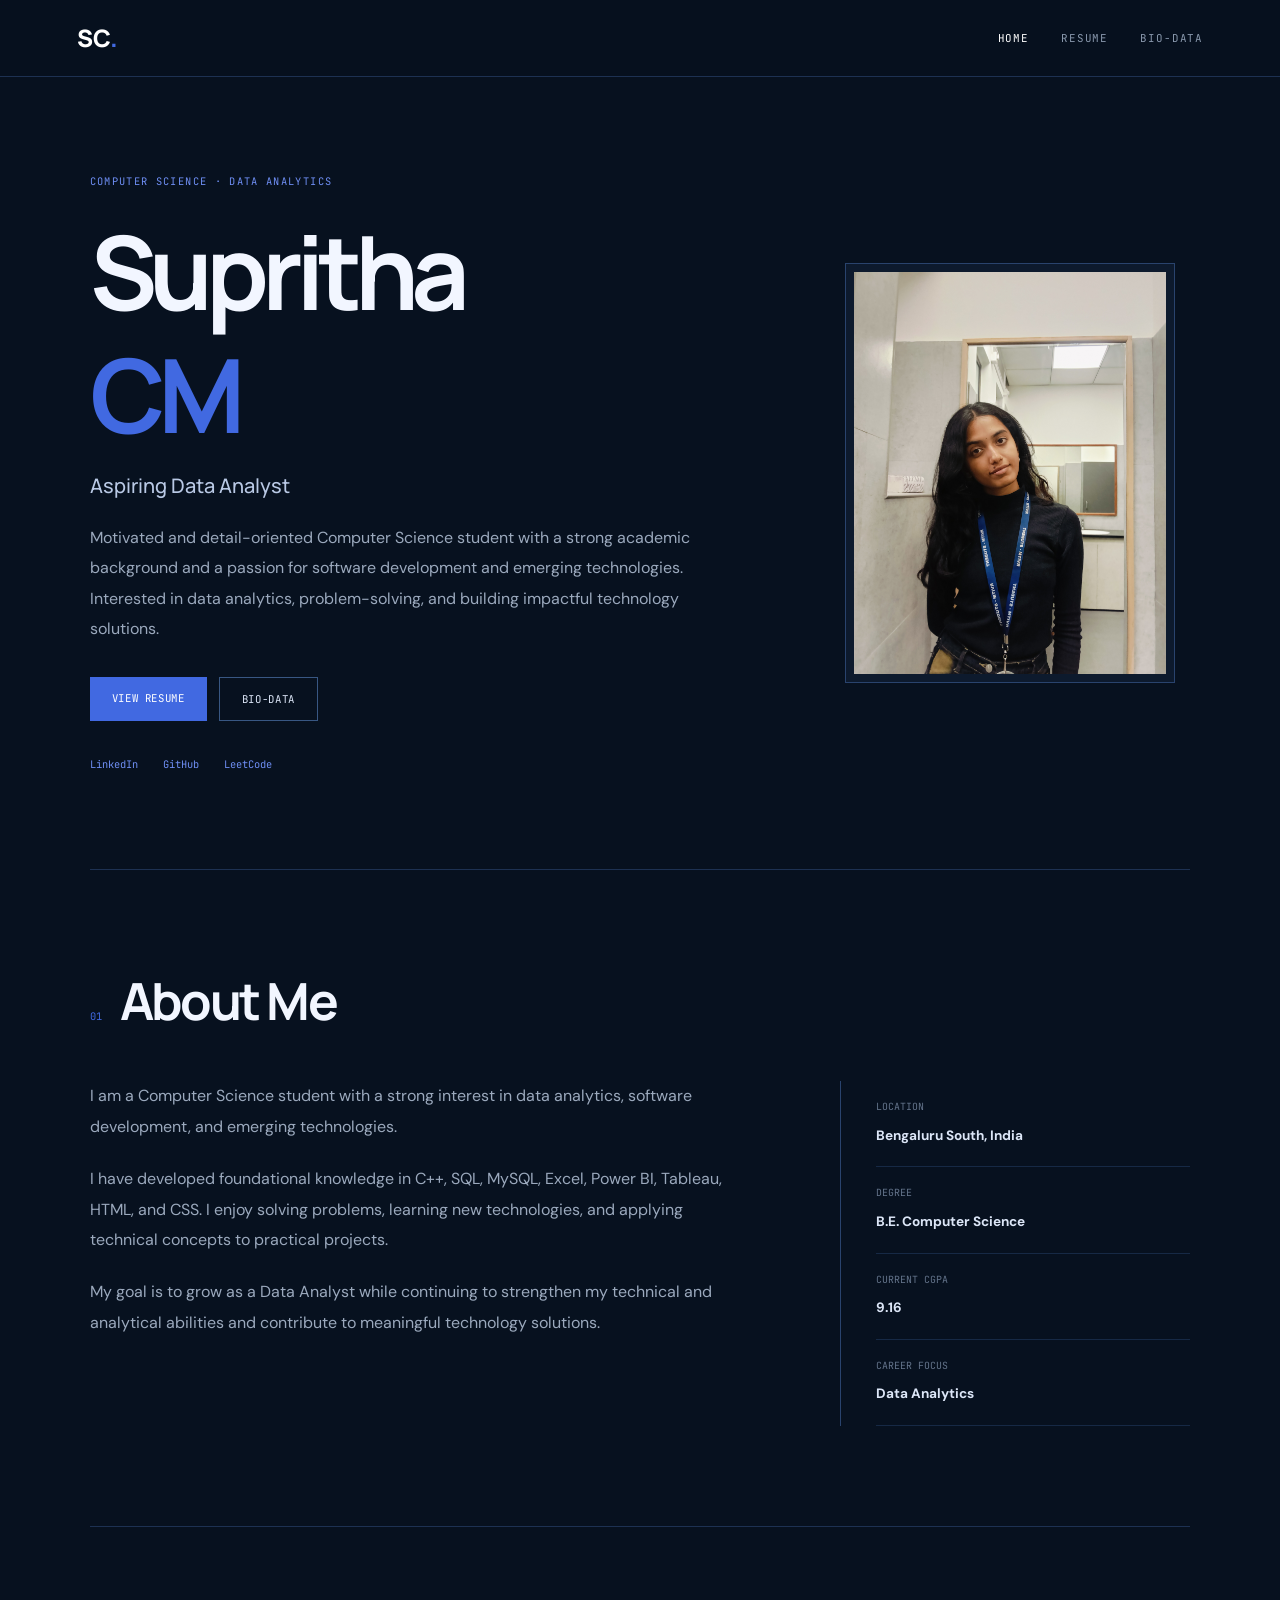
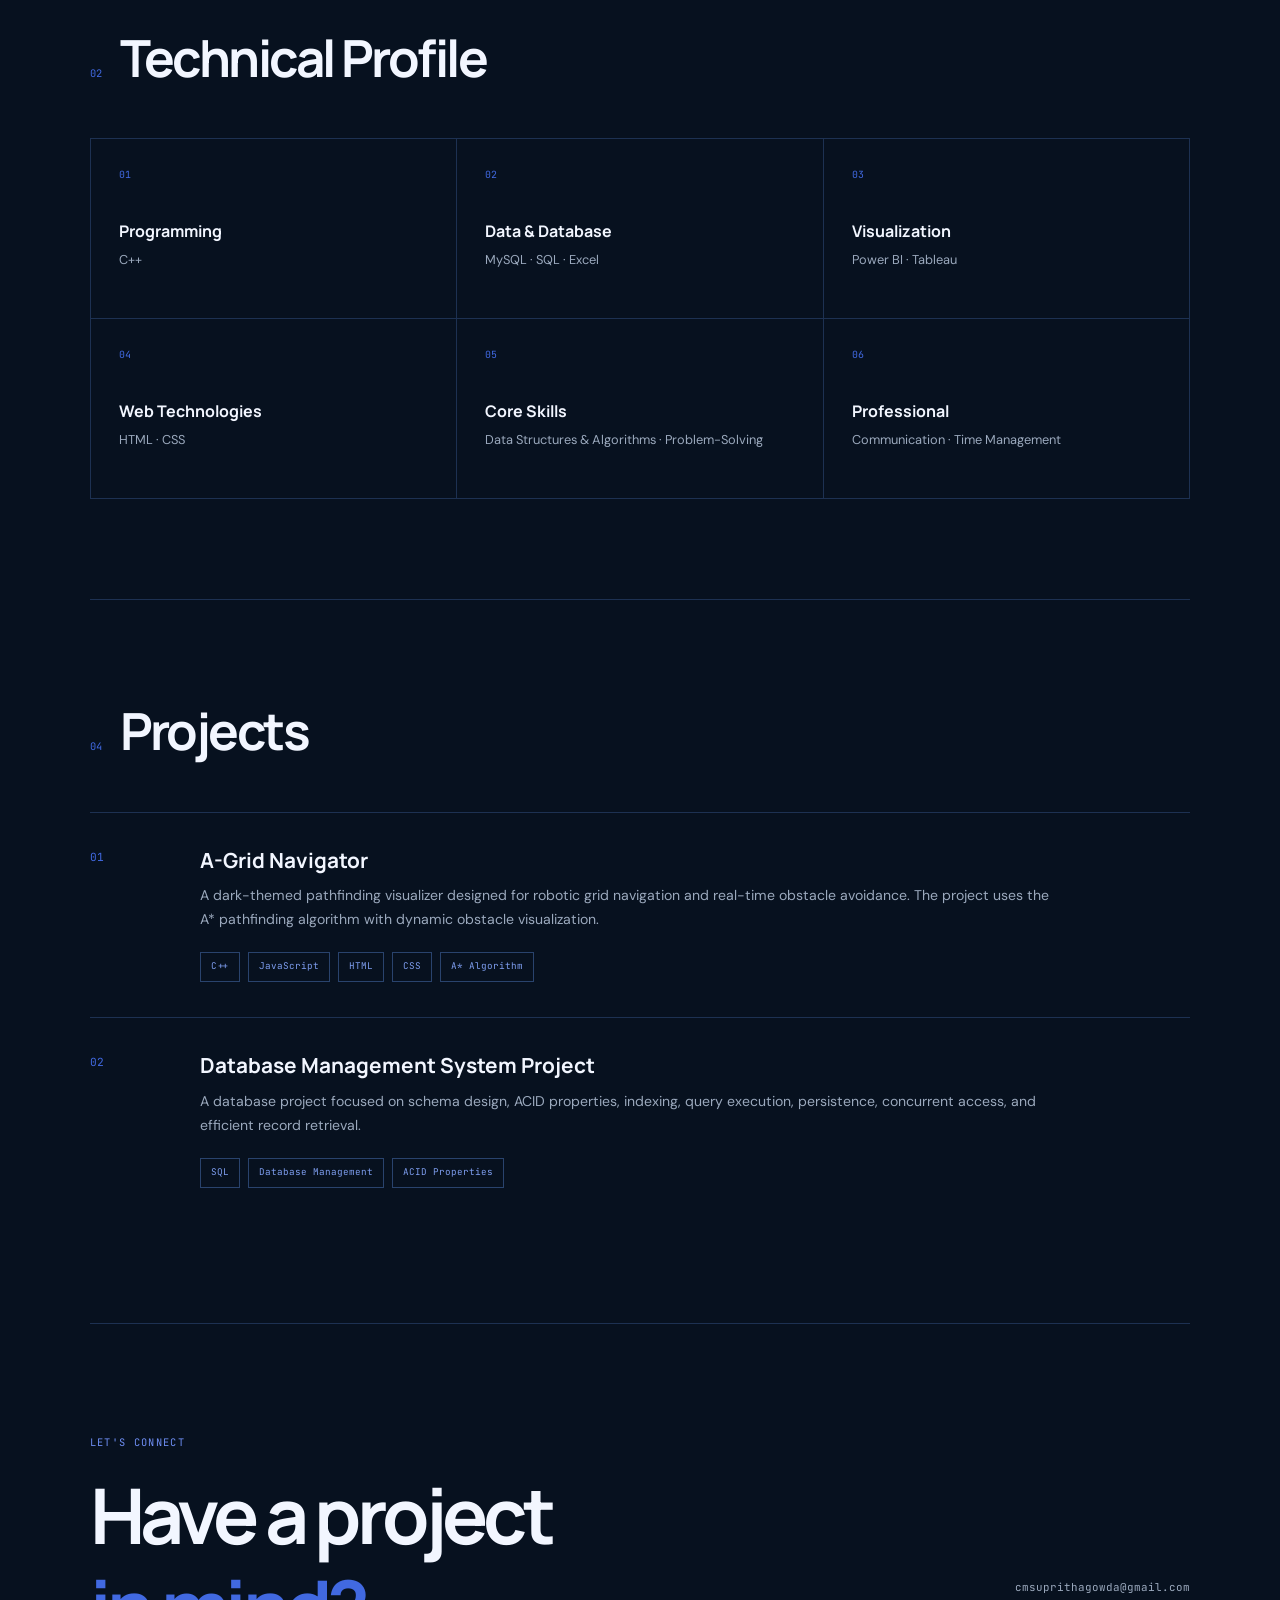
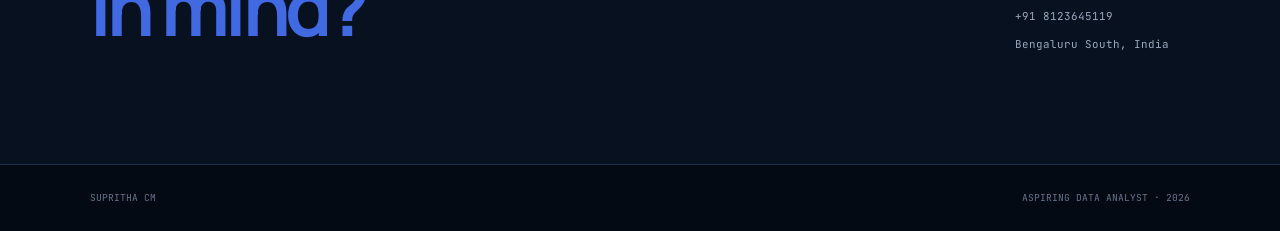
<file: index.html>
<!DOCTYPE html>
<html lang="en">
<head>
    <meta charset="UTF-8">
    <meta name="viewport" content="width=device-width, initial-scale=1.0">
    <title>Supritha CM | Portfolio</title>
    <link rel="stylesheet" href="style.css">
</head>

<body>

<header class="navbar">
    <div class="nav-container">
        <a href="index.html" class="logo">SC<span>.</span></a>

        <nav>
            <a href="index.html" class="active">Home</a>
            <a href="resume.html">Resume</a>
            <a href="biodata.html">Bio-data</a>
        </nav>
    </div>
</header>


<main>

    <section class="intro">

        <div class="intro-text">
            <p class="small-label">COMPUTER SCIENCE · DATA ANALYTICS</p>

            <h1>
                Supritha<br>
                <span>CM</span>
            </h1>

            <h2>Aspiring Data Analyst</h2>

            <p class="intro-description">
                Motivated and detail-oriented Computer Science student with a
                strong academic background and a passion for software development
                and emerging technologies. Interested in data analytics,
                problem-solving, and building impactful technology solutions.
            </p>

            <div class="intro-buttons">
                <a href="resume.html" class="blue-button">View Resume</a>
                <a href="biodata.html" class="outline-button">Bio-data</a>
            </div>

            <div class="social-links">
                <a href="https://linkedin.com/in/supritha-c-m-data-analyst-genai-enthusiast" target="_blank">LinkedIn</a>
                <a href="https://github.com/SuprithaCM" target="_blank">GitHub</a>
                <a href="https://leetcode.com/u/Supritha_CM" target="_blank">LeetCode</a>
            </div>
        </div>

        <div class="intro-photo">
            <div class="photo-frame">
                <img src="profile.jpg" alt="Supritha CM">
            </div>
        </div>

    </section>


    <section class="about-section">

        <div class="section-heading">
            <span>01</span>
            <h2>About Me</h2>
        </div>

        <div class="about-content">

            <div class="about-main">
                <p>
                    I am a Computer Science student with a strong interest in
                    data analytics, software development, and emerging
                    technologies.
                </p>

                <p>
                    I have developed foundational knowledge in C++, SQL, MySQL,
                    Excel, Power BI, Tableau, HTML, and CSS. I enjoy solving
                    problems, learning new technologies, and applying technical
                    concepts to practical projects.
                </p>

                <p>
                    My goal is to grow as a Data Analyst while continuing to
                    strengthen my technical and analytical abilities and
                    contribute to meaningful technology solutions.
                </p>
            </div>

            <div class="about-details">

                <div>
                    <span>Location</span>
                    <strong>Bengaluru South, India</strong>
                </div>

                <div>
                    <span>Degree</span>
                    <strong>B.E. Computer Science</strong>
                </div>

                <div>
                    <span>Current CGPA</span>
                    <strong>9.16</strong>
                </div>

                <div>
                    <span>Career Focus</span>
                    <strong>Data Analytics</strong>
                </div>

            </div>

        </div>

    </section>


    <section class="skills-section">

        <div class="section-heading">
            <span>02</span>
            <h2>Technical Profile</h2>
        </div>

        <div class="skills-layout">

            <div class="skill-column">
                <p class="skill-number">01</p>
                <h3>Programming</h3>
                <p>C++</p>
            </div>

            <div class="skill-column">
                <p class="skill-number">02</p>
                <h3>Data & Database</h3>
                <p>MySQL · SQL · Excel</p>
            </div>

            <div class="skill-column">
                <p class="skill-number">03</p>
                <h3>Visualization</h3>
                <p>Power BI · Tableau</p>
            </div>

            <div class="skill-column">
                <p class="skill-number">04</p>
                <h3>Web Technologies</h3>
                <p>HTML · CSS</p>
            </div>

            <div class="skill-column">
                <p class="skill-number">05</p>
                <h3>Core Skills</h3>
                <p>Data Structures & Algorithms · Problem-Solving</p>
            </div>

            <div class="skill-column">
                <p class="skill-number">06</p>
                <h3>Professional</h3>
                <p>Communication · Time Management</p>
            </div>

        </div>

    </section>


   


    <section class="projects-section">

        <div class="section-heading">
            <span>04</span>
            <h2>Projects</h2>
        </div>

        <div class="project-list">

            <article class="project-card">

                <div class="project-index">01</div>

                <div class="project-content">
                    <h3>A-Grid Navigator</h3>

                    <p>
                        A dark-themed pathfinding visualizer designed for
                        robotic grid navigation and real-time obstacle
                        avoidance. The project uses the A* pathfinding
                        algorithm with dynamic obstacle visualization.
                    </p>

                    <div class="project-tech">
                        <span>C++</span>
                        <span>JavaScript</span>
                        <span>HTML</span>
                        <span>CSS</span>
                        <span>A* Algorithm</span>
                    </div>
                </div>

            </article>


            <article class="project-card">

                <div class="project-index">02</div>

                <div class="project-content">
                    <h3>Database Management System Project</h3>

                    <p>
                        A database project focused on schema design, ACID
                        properties, indexing, query execution, persistence,
                        concurrent access, and efficient record retrieval.
                    </p>

                    <div class="project-tech">
                        <span>SQL</span>
                        <span>Database Management</span>
                        <span>ACID Properties</span>
                    </div>
                </div>

            </article>

        </div>

    </section>


    


    <section class="contact-section">

        <div>
            <p class="small-label">LET'S CONNECT</p>
            <h2>Have a project<br><span>in mind?</span></h2>
        </div>

        <div class="contact-details">
            <a href="mailto:cmsuprithagowda@gmail.com">
                cmsuprithagowda@gmail.com
            </a>

            <a href="tel:+918123645119">
                +91 8123645119
            </a>

            <span>Bengaluru South, India</span>
        </div>

    </section>

</main>


<footer>
    <p>SUPRITHA CM</p>
    <p>ASPIRING DATA ANALYST · 2026</p>
</footer>

<script src="script.js"></script>

</body>
</html>
</file>
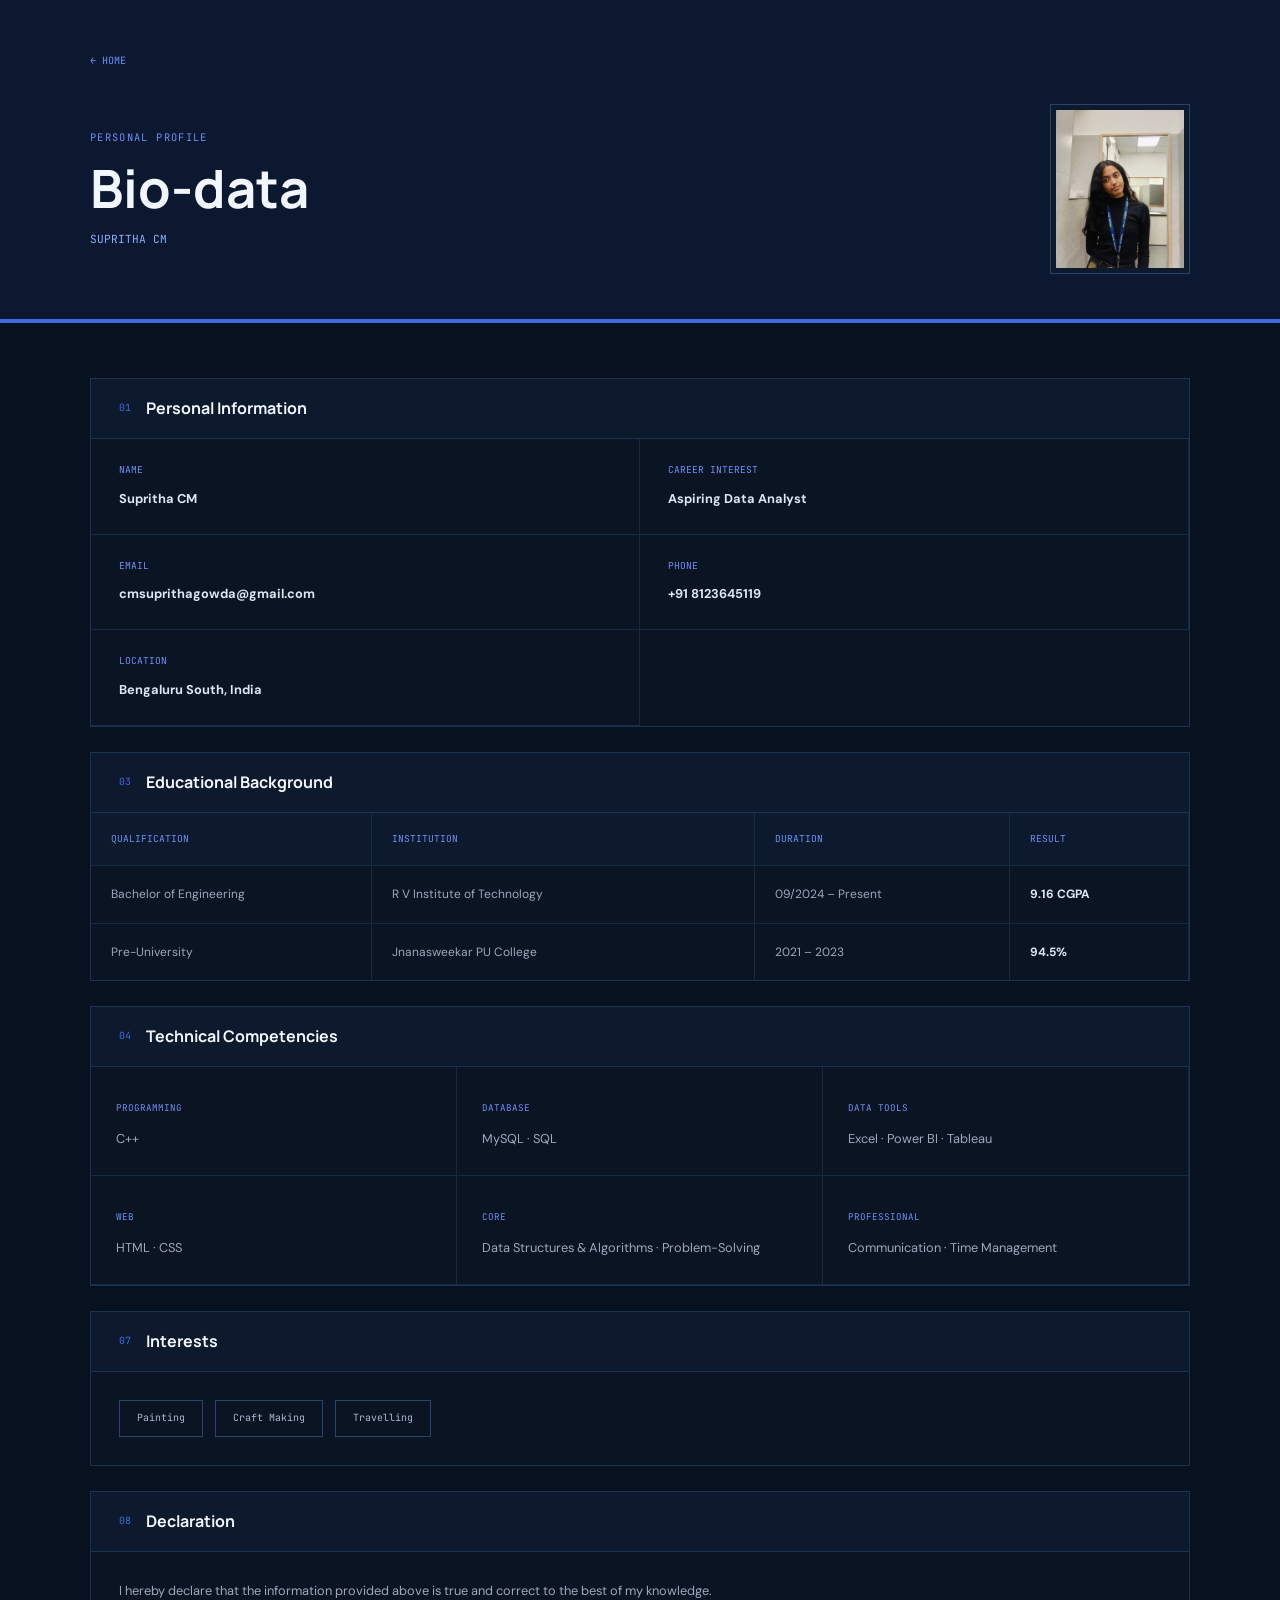
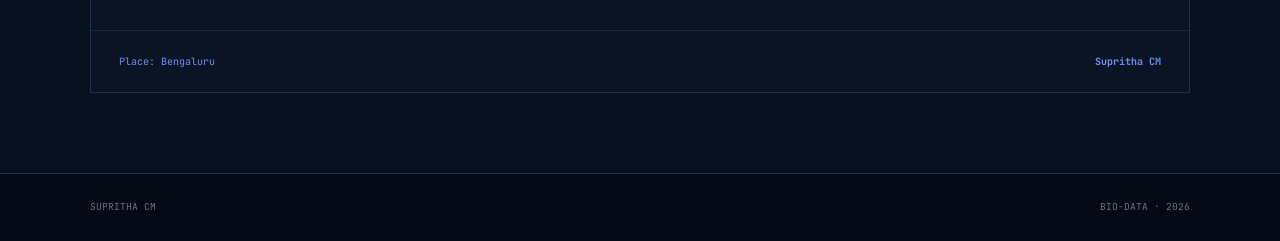
<file: biodata.html>
<!DOCTYPE html>
<html lang="en">
<head>
    <meta charset="UTF-8">
    <meta name="viewport" content="width=device-width, initial-scale=1.0">
    <title>Supritha CM | Bio-data</title>
    <link rel="stylesheet" href="style.css">
</head>

<body>

<header class="document-header biodata-header">

    <div class="document-container">

        <a href="index.html" class="back-link">← HOME</a>

        <div class="bio-title">
            <div>
                <p class="small-label">PERSONAL PROFILE</p>
                <h1>Bio-data</h1>
                <p>Supritha CM</p>
            </div>

            <div class="bio-photo">
                <img src="profile.jpg" alt="Supritha CM">
            </div>
        </div>

    </div>

</header>


<main class="document-container biodata-document">

    <section class="bio-block">

        <div class="bio-block-title">
            <span>01</span>
            <h2>Personal Information</h2>
        </div>

        <div class="personal-grid">

            <div>
                <span>Name</span>
                <strong>Supritha CM</strong>
            </div>

            <div>
                <span>Career Interest</span>
                <strong>Aspiring Data Analyst</strong>
            </div>

            <div>
                <span>Email</span>
                <strong>cmsuprithagowda@gmail.com</strong>
            </div>

            <div>
                <span>Phone</span>
                <strong>+91 8123645119</strong>
            </div>

            <div>
                <span>Location</span>
                <strong>Bengaluru South, India</strong>
            </div>

        </div>

    </section>


    


    <section class="bio-block">

        <div class="bio-block-title">
            <span>03</span>
            <h2>Educational Background</h2>
        </div>

        <div class="education-table">

            <div class="table-head">
                <span>Qualification</span>
                <span>Institution</span>
                <span>Duration</span>
                <span>Result</span>
            </div>

            <div class="table-row">
                <span>Bachelor of Engineering</span>
                <span>R V Institute of Technology</span>
                <span>09/2024 – Present</span>
                <strong>9.16 CGPA</strong>
            </div>

            <div class="table-row">
                <span>Pre-University</span>
                <span>Jnanasweekar PU College</span>
                <span>2021 – 2023</span>
                <strong>94.5%</strong>
            </div>

        </div>

    </section>


    <section class="bio-block">

        <div class="bio-block-title">
            <span>04</span>
            <h2>Technical Competencies</h2>
        </div>

        <div class="competency-list">

            <div>
                <span>PROGRAMMING</span>
                <p>C++</p>
            </div>

            <div>
                <span>DATABASE</span>
                <p>MySQL · SQL</p>
            </div>

            <div>
                <span>DATA TOOLS</span>
                <p>Excel · Power BI · Tableau</p>
            </div>

            <div>
                <span>WEB</span>
                <p>HTML · CSS</p>
            </div>

            <div>
                <span>CORE</span>
                <p>Data Structures & Algorithms · Problem-Solving</p>
            </div>

            <div>
                <span>PROFESSIONAL</span>
                <p>Communication · Time Management</p>
            </div>

        </div>

    </section>


    


    

   


    <section class="bio-block">

        <div class="bio-block-title">
            <span>07</span>
            <h2>Interests</h2>
        </div>

        <div class="interest-tags">
            <span>Painting</span>
            <span>Craft Making</span>
            <span>Travelling</span>
        </div>

    </section>


    <section class="bio-block declaration">

        <div class="bio-block-title">
            <span>08</span>
            <h2>Declaration</h2>
        </div>

        <p>
            I hereby declare that the information provided above is true and
            correct to the best of my knowledge.
        </p>

        <div class="declaration-sign">
            <span>Place: Bengaluru</span>
            <strong>Supritha CM</strong>
        </div>

    </section>

</main>


<footer>
    <p>SUPRITHA CM</p>
    <p>BIO-DATA · 2026</p>
</footer>

<script src="script.js"></script>

</body>
</html>
</file>
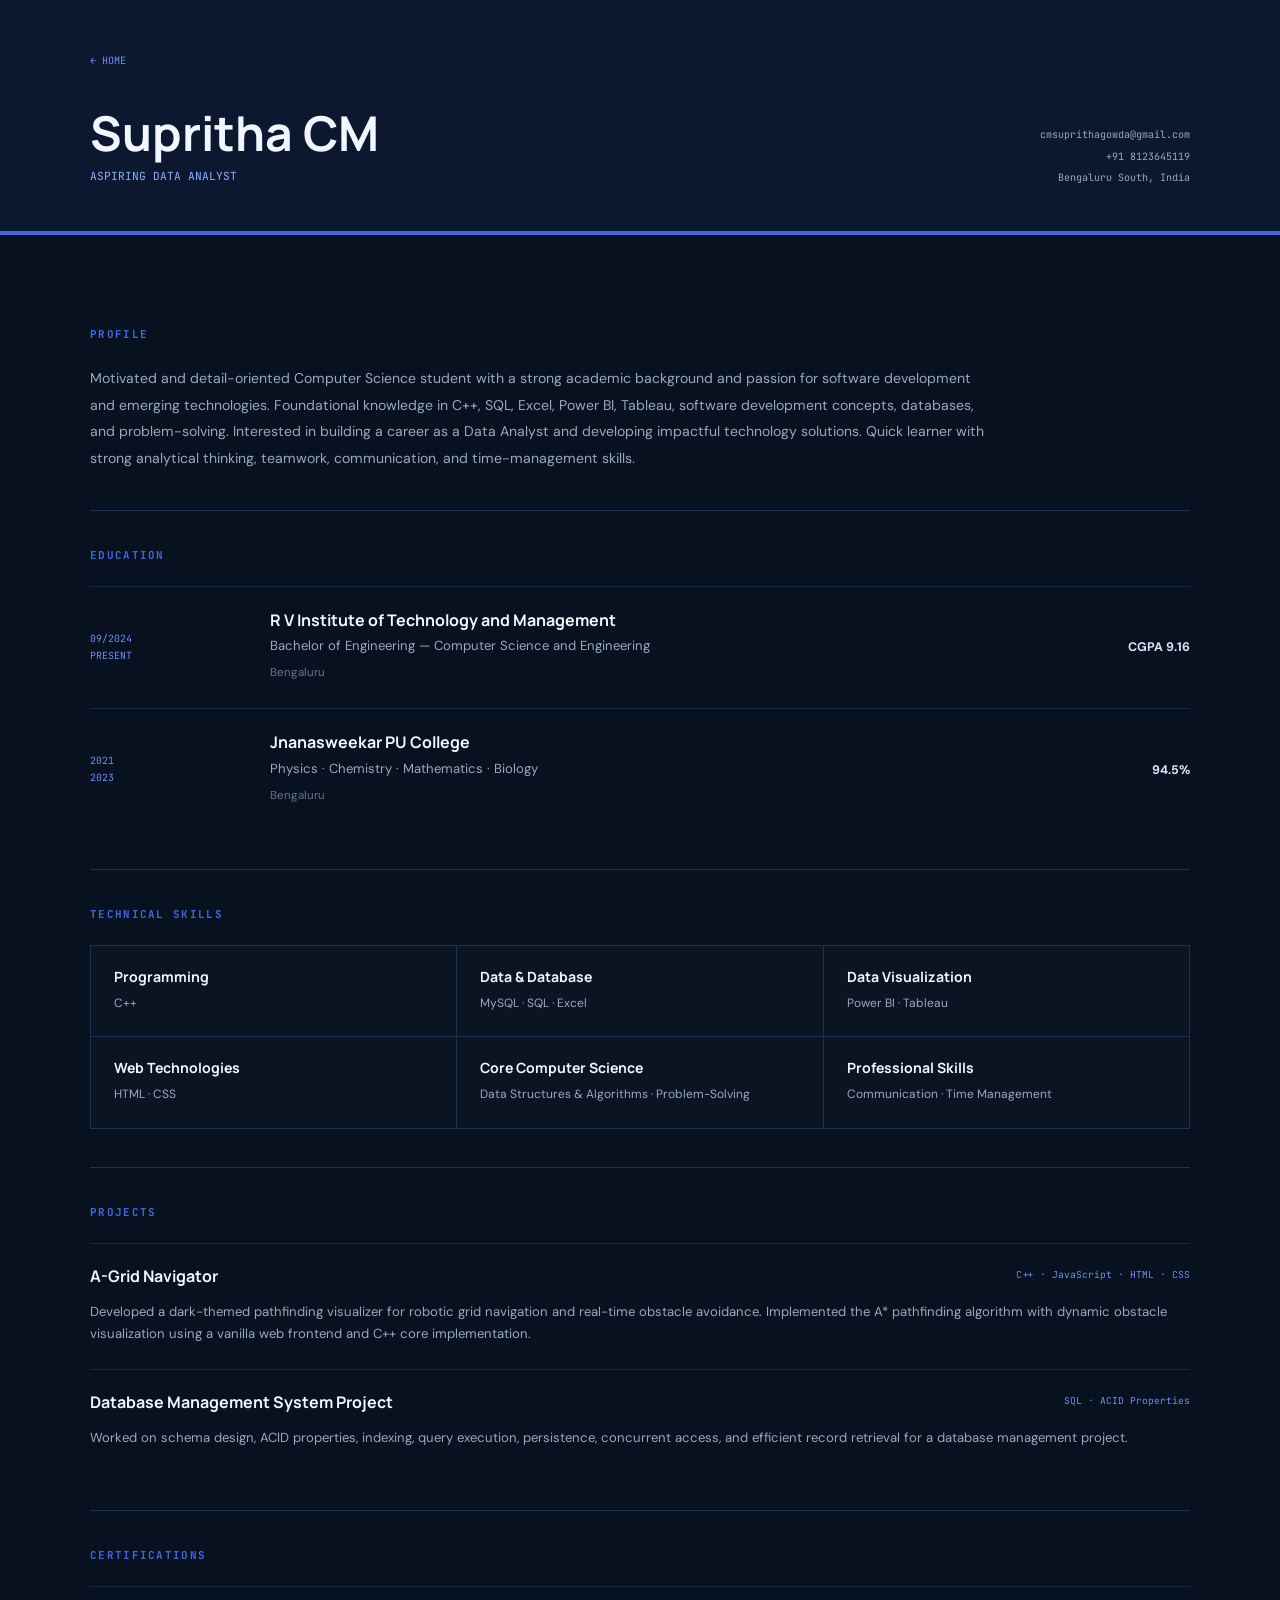
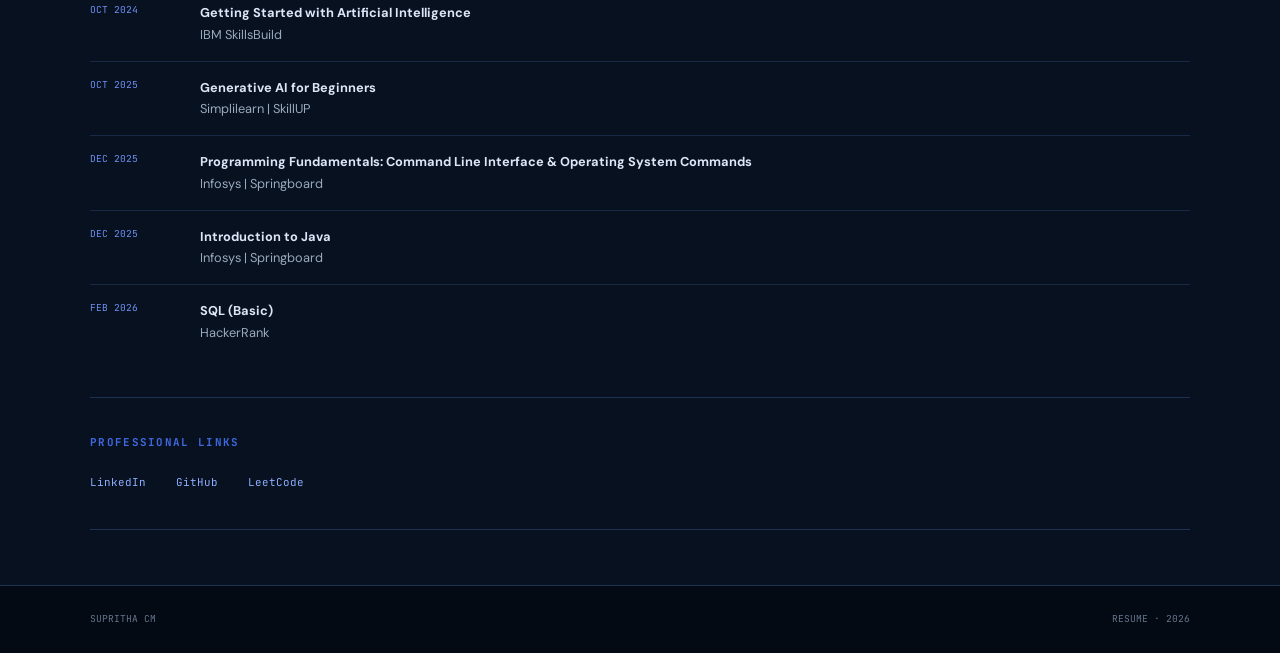
<file: resume.html>
<!DOCTYPE html>
<html lang="en">
<head>
    <meta charset="UTF-8">
    <meta name="viewport" content="width=device-width, initial-scale=1.0">
    <title>Supritha CM | Resume</title>
    <link rel="stylesheet" href="style.css">
</head>

<body>

<header class="document-header">

    <div class="document-container">

        <a href="index.html" class="back-link">← HOME</a>

        <div class="resume-heading">
            <div>
                <h1>Supritha CM</h1>
                <p>Aspiring Data Analyst</p>
            </div>

            <div class="resume-contact">
                <span>cmsuprithagowda@gmail.com</span>
                <span>+91 8123645119</span>
                <span>Bengaluru South, India</span>
            </div>
        </div>

    </div>

</header>


<main class="document-container resume-document">

    <section class="document-section">

        <h2>Profile</h2>

        <p>
            Motivated and detail-oriented Computer Science student with a
            strong academic background and passion for software development
            and emerging technologies. Foundational knowledge in C++, SQL,
            Excel, Power BI, Tableau, software development concepts,
            databases, and problem-solving. Interested in building a career
            as a Data Analyst and developing impactful technology solutions.
            Quick learner with strong analytical thinking, teamwork,
            communication, and time-management skills.
        </p>

    </section>


    <section class="document-section">

        <h2>Education</h2>

        <div class="resume-entry">

            <div class="entry-date">
                09/2024<br>
                PRESENT
            </div>

            <div>
                <h3>R V Institute of Technology and Management</h3>
                <p>Bachelor of Engineering — Computer Science and Engineering</p>
                <span>Bengaluru</span>
            </div>

            <strong>CGPA 9.16</strong>

        </div>


        <div class="resume-entry">

            <div class="entry-date">
                2021<br>
                2023
            </div>

            <div>
                <h3>Jnanasweekar PU College</h3>
                <p>Physics · Chemistry · Mathematics · Biology</p>
                <span>Bengaluru</span>
            </div>

            <strong>94.5%</strong>

        </div>

    </section>


    <section class="document-section">

        <h2>Technical Skills</h2>

        <div class="resume-skill-list">

            <div>
                <h3>Programming</h3>
                <p>C++</p>
            </div>

            <div>
                <h3>Data & Database</h3>
                <p>MySQL · SQL · Excel</p>
            </div>

            <div>
                <h3>Data Visualization</h3>
                <p>Power BI · Tableau</p>
            </div>

            <div>
                <h3>Web Technologies</h3>
                <p>HTML · CSS</p>
            </div>

            <div>
                <h3>Core Computer Science</h3>
                <p>Data Structures & Algorithms · Problem-Solving</p>
            </div>

            <div>
                <h3>Professional Skills</h3>
                <p>Communication · Time Management</p>
            </div>

        </div>

    </section>


    <section class="document-section">

        <h2>Projects</h2>

        <div class="resume-project">

            <div class="project-top">
                <h3>A-Grid Navigator</h3>
                <span>C++ · JavaScript · HTML · CSS</span>
            </div>

            <p>
                Developed a dark-themed pathfinding visualizer for robotic
                grid navigation and real-time obstacle avoidance. Implemented
                the A* pathfinding algorithm with dynamic obstacle
                visualization using a vanilla web frontend and C++ core
                implementation.
            </p>

        </div>


        <div class="resume-project">

            <div class="project-top">
                <h3>Database Management System Project</h3>
                <span>SQL · ACID Properties</span>
            </div>

            <p>
                Worked on schema design, ACID properties, indexing, query
                execution, persistence, concurrent access, and efficient
                record retrieval for a database management project.
            </p>

        </div>

    </section>


    <section class="document-section">

        <h2>Certifications</h2>

        <div class="resume-certificates">

            <div>
                <span>OCT 2024</span>
                <p>
                    <strong>Getting Started with Artificial Intelligence</strong>
                    <br>IBM SkillsBuild
                </p>
            </div>

            <div>
                <span>OCT 2025</span>
                <p>
                    <strong>Generative AI for Beginners</strong>
                    <br>Simplilearn | SkillUP
                </p>
            </div>

            <div>
                <span>DEC 2025</span>
                <p>
                    <strong>Programming Fundamentals: Command Line Interface & Operating System Commands</strong>
                    <br>Infosys | Springboard
                </p>
            </div>

            <div>
                <span>DEC 2025</span>
                <p>
                    <strong>Introduction to Java</strong>
                    <br>Infosys | Springboard
                </p>
            </div>

            <div>
                <span>FEB 2026</span>
                <p>
                    <strong>SQL (Basic)</strong>
                    <br>HackerRank
                </p>
            </div>

        </div>

    </section>


    <section class="document-section">

        <h2>Professional Links</h2>

        <div class="professional-links">

            <a href="https://linkedin.com/in/supritha-c-m-data-analyst-genai-enthusiast" target="_blank">
                LinkedIn
            </a>

            <a href="https://github.com/SuprithaCM" target="_blank">
                GitHub
            </a>

            <a href="https://leetcode.com/u/Supritha_CM" target="_blank">
                LeetCode
            </a>

        </div>

    </section>

</main>


<footer>
    <p>SUPRITHA CM</p>
    <p>RESUME · 2026</p>
</footer>

<script src="script.js"></script>

</body>
</html>
</file>
<file: style.css>
@import url('https://fonts.googleapis.com/css2?family=DM+Sans:wght@400;500;600;700&family=JetBrains+Mono:wght@400;500;600&family=Manrope:wght@600;700;800&display=swap');

* {
    margin: 0;
    padding: 0;
    box-sizing: border-box;
}

html {
    scroll-behavior: smooth;
}

body {
    background: #07111f;
    color: #f2f6ff;
    font-family: "DM Sans", sans-serif;
    line-height: 1.7;
}

h1,
h2,
h3 {
    font-family: "Manrope", sans-serif;
    line-height: 1.2;
}

p {
    color: #9ba9bd;
}

a {
    color: inherit;
}


/* NAVBAR */

.navbar {
    position: sticky;
    top: 0;
    z-index: 100;
    background: rgba(7, 17, 31, 0.95);
    border-bottom: 1px solid #1d3152;
    backdrop-filter: blur(15px);
}

.nav-container {
    width: 88%;
    max-width: 1250px;
    height: 76px;
    margin: auto;
    display: flex;
    align-items: center;
    justify-content: space-between;
}

.logo {
    color: #ffffff;
    text-decoration: none;
    font-family: "Manrope", sans-serif;
    font-size: 1.5rem;
    font-weight: 800;
}

.logo span {
    color: #4169e1;
}

nav {
    display: flex;
    gap: 32px;
}

nav a {
    color: #8998ad;
    text-decoration: none;
    font-family: "JetBrains Mono", monospace;
    font-size: 0.68rem;
    text-transform: uppercase;
    letter-spacing: 0.08em;
}

nav a:hover,
nav a.active {
    color: #ffffff;
}


/* HOME INTRO */

.intro {
    width: 86%;
    max-width: 1250px;
    min-height: 88vh;
    margin: auto;
    display: grid;
    grid-template-columns: 1fr 360px;
    align-items: center;
    gap: 100px;
    padding: 80px 0;
}

.small-label {
    color: #6f8ff5;
    font-family: "JetBrains Mono", monospace;
    font-size: 0.65rem;
    letter-spacing: 0.13em;
    text-transform: uppercase;
}

.intro h1 {
    margin-top: 20px;
    font-size: clamp(4rem, 8vw, 7rem);
    letter-spacing: -0.07em;
}

.intro h1 span {
    color: #4169e1;
}

.intro h2 {
    margin-top: 18px;
    color: #b9c9e5;
    font-size: 1.25rem;
    font-weight: 500;
}

.intro-description {
    max-width: 650px;
    margin-top: 25px;
    font-size: 1rem;
    line-height: 1.9;
}

.intro-buttons {
    display: flex;
    gap: 12px;
    margin-top: 32px;
}

.blue-button,
.outline-button {
    padding: 12px 22px;
    text-decoration: none;
    font-family: "JetBrains Mono", monospace;
    font-size: 0.67rem;
    text-transform: uppercase;
    letter-spacing: 0.06em;
}

.blue-button {
    background: #4169e1;
    color: #ffffff;
}

.blue-button:hover {
    background: #6f8ff5;
}

.outline-button {
    border: 1px solid #385783;
    color: #dce6f7;
}

.outline-button:hover {
    border-color: #6f8ff5;
    color: #6f8ff5;
}

.social-links {
    display: flex;
    gap: 25px;
    margin-top: 35px;
}

.social-links a {
    color: #6f8ff5;
    font-family: "JetBrains Mono", monospace;
    font-size: 0.65rem;
    text-decoration: none;
}

.social-links a:hover {
    color: #ffffff;
}

.intro-photo {
    display: flex;
    justify-content: center;
}

.photo-frame {
    width: 330px;
    height: 420px;
    padding: 8px;
    background: #0d1a2d;
    border: 1px solid #29436d;
}

.photo-frame img {
    width: 100%;
    height: 100%;
    display: block;
    object-fit: cover;
}


/* GENERAL HOME SECTIONS */

.about-section,
.skills-section,
.education-section,
.projects-section,
.certification-section {
    width: 86%;
    max-width: 1250px;
    margin: auto;
    padding: 100px 0;
    border-top: 1px solid #1d3152;
}

.section-heading {
    display: flex;
    align-items: baseline;
    gap: 18px;
    margin-bottom: 50px;
}

.section-heading span {
    color: #4169e1;
    font-family: "JetBrains Mono", monospace;
    font-size: 0.65rem;
}

.section-heading h2 {
    font-size: clamp(2rem, 4vw, 3.5rem);
    letter-spacing: -0.05em;
}


/* ABOUT */

.about-content {
    display: grid;
    grid-template-columns: 1.3fr 0.7fr;
    gap: 100px;
}

.about-main p {
    margin-bottom: 22px;
    font-size: 1rem;
    line-height: 1.9;
}

.about-details {
    border-left: 1px solid #29436d;
    padding-left: 35px;
}

.about-details div {
    padding: 18px 0;
    border-bottom: 1px solid #162945;
}

.about-details span {
    display: block;
    color: #64748b;
    font-family: "JetBrains Mono", monospace;
    font-size: 0.62rem;
    text-transform: uppercase;
    margin-bottom: 5px;
}

.about-details strong {
    color: #dce6f7;
    font-size: 0.85rem;
}


/* SKILLS */

.skills-layout {
    display: grid;
    grid-template-columns: repeat(3, 1fr);
    border-top: 1px solid #1d3152;
    border-left: 1px solid #1d3152;
}

.skill-column {
    min-height: 180px;
    padding: 28px;
    border-right: 1px solid #1d3152;
    border-bottom: 1px solid #1d3152;
}

.skill-column:hover {
    background: #0d1a2d;
}

.skill-number {
    color: #4169e1;
    font-family: "JetBrains Mono", monospace;
    font-size: 0.62rem;
}

.skill-column h3 {
    margin: 38px 0 8px;
    font-size: 1rem;
}

.skill-column p:last-child {
    font-size: 0.8rem;
}


/* EDUCATION */

.education-row {
    display: grid;
    grid-template-columns: 150px 1fr 130px;
    gap: 35px;
    padding: 28px 0;
    border-top: 1px solid #1d3152;
    align-items: center;
}

.education-year {
    color: #6f8ff5;
    font-family: "JetBrains Mono", monospace;
    font-size: 0.63rem;
}

.education-row h3 {
    font-size: 1rem;
    margin-bottom: 5px;
}

.education-row p {
    font-size: 0.82rem;
}

.education-row span {
    color: #64748b;
    font-size: 0.75rem;
}

.education-row strong {
    color: #dce6f7;
    text-align: right;
    font-size: 0.8rem;
}


/* PROJECTS */

.project-card {
    display: grid;
    grid-template-columns: 80px 1fr;
    gap: 30px;
    padding: 35px 0;
    border-top: 1px solid #1d3152;
}

.project-index {
    color: #4169e1;
    font-family: "JetBrains Mono", monospace;
    font-size: 0.7rem;
}

.project-content h3 {
    font-size: 1.3rem;
    margin-bottom: 12px;
}

.project-content p {
    max-width: 850px;
    font-size: 0.88rem;
}

.project-tech {
    display: flex;
    gap: 8px;
    flex-wrap: wrap;
    margin-top: 20px;
}

.project-tech span {
    padding: 6px 10px;
    border: 1px solid #29436d;
    color: #7f9ff1;
    font-family: "JetBrains Mono", monospace;
    font-size: 0.58rem;
}


/* CERTIFICATIONS */

.certification-grid {
    display: grid;
    grid-template-columns: repeat(2, 1fr);
    border-top: 1px solid #1d3152;
    border-left: 1px solid #1d3152;
}

.certification-grid div {
    padding: 28px;
    min-height: 150px;
    border-right: 1px solid #1d3152;
    border-bottom: 1px solid #1d3152;
}

.certification-grid span {
    color: #6f8ff5;
    font-family: "JetBrains Mono", monospace;
    font-size: 0.6rem;
}

.certification-grid h3 {
    margin-top: 20px;
    font-size: 0.95rem;
}

.certification-grid p {
    margin-top: 5px;
    font-size: 0.75rem;
}


/* CONTACT */

.contact-section {
    width: 86%;
    max-width: 1250px;
    margin: auto;
    padding: 110px 0;
    border-top: 1px solid #1d3152;
    display: flex;
    justify-content: space-between;
    align-items: flex-end;
    gap: 50px;
}

.contact-section h2 {
    margin-top: 18px;
    font-size: clamp(2.8rem, 6vw, 5.5rem);
    letter-spacing: -0.06em;
}

.contact-section h2 span {
    color: #4169e1;
}

.contact-details {
    display: flex;
    flex-direction: column;
    gap: 10px;
}

.contact-details a,
.contact-details span {
    color: #9ba9bd;
    text-decoration: none;
    font-family: "JetBrains Mono", monospace;
    font-size: 0.68rem;
}

.contact-details a:hover {
    color: #6f8ff5;
}


/* FOOTER */

footer {
    padding: 25px 7%;
    background: #040a13;
    border-top: 1px solid #1d3152;
    display: flex;
    justify-content: space-between;
}

footer p {
    color: #64748b;
    font-family: "JetBrains Mono", monospace;
    font-size: 0.6rem;
}


/* DOCUMENT PAGES */

.document-header {
    background: #0b1830;
    border-bottom: 4px solid #4169e1;
    padding: 45px 0;
}

.document-container {
    width: 86%;
    max-width: 1100px;
    margin: auto;
}

.back-link {
    display: inline-block;
    color: #6f8ff5;
    text-decoration: none;
    font-family: "JetBrains Mono", monospace;
    font-size: 0.63rem;
    margin-bottom: 35px;
}

.back-link:hover {
    color: #ffffff;
}

.resume-heading {
    display: flex;
    justify-content: space-between;
    align-items: flex-end;
    gap: 40px;
}

.resume-heading h1 {
    font-size: 3rem;
}

.resume-heading p {
    color: #8eafff;
    font-family: "JetBrains Mono", monospace;
    font-size: 0.7rem;
    text-transform: uppercase;
    margin-top: 5px;
}

.resume-contact {
    display: flex;
    flex-direction: column;
    align-items: flex-end;
    gap: 4px;
}

.resume-contact span {
    color: #9ba9bd;
    font-family: "JetBrains Mono", monospace;
    font-size: 0.63rem;
}

.resume-document {
    padding: 55px 0;
}

.document-section {
    padding: 38px 0;
    border-bottom: 1px solid #1d3152;
}

.document-section > h2 {
    color: #4169e1;
    font-family: "JetBrains Mono", monospace;
    font-size: 0.68rem;
    text-transform: uppercase;
    letter-spacing: 0.12em;
    margin-bottom: 24px;
}

.document-section > p {
    max-width: 900px;
    font-size: 0.88rem;
    line-height: 1.9;
}


/* RESUME EDUCATION */

.resume-entry {
    display: grid;
    grid-template-columns: 150px 1fr 120px;
    gap: 30px;
    padding: 24px 0;
    border-top: 1px solid #162945;
    align-items: center;
}

.entry-date {
    color: #6f8ff5;
    font-family: "JetBrains Mono", monospace;
    font-size: 0.62rem;
}

.resume-entry h3,
.resume-project h3 {
    font-size: 1rem;
    margin-bottom: 5px;
}

.resume-entry p,
.resume-project p {
    font-size: 0.82rem;
}

.resume-entry span {
    color: #64748b;
    font-size: 0.72rem;
}

.resume-entry strong {
    color: #dce6f7;
    text-align: right;
    font-size: 0.78rem;
}


/* RESUME SKILLS */

.resume-skill-list {
    display: grid;
    grid-template-columns: repeat(3, 1fr);
    gap: 1px;
    background: #1d3152;
    border: 1px solid #1d3152;
}

.resume-skill-list div {
    background: #0b1423;
    padding: 23px;
}

.resume-skill-list h3 {
    font-size: 0.88rem;
    margin-bottom: 7px;
}

.resume-skill-list p {
    font-size: 0.75rem;
}


/* RESUME PROJECTS */

.resume-project {
    padding: 23px 0;
    border-top: 1px solid #162945;
}

.project-top {
    display: flex;
    justify-content: space-between;
    gap: 20px;
    margin-bottom: 10px;
}

.project-top span {
    color: #6f8ff5;
    font-family: "JetBrains Mono", monospace;
    font-size: 0.6rem;
}


/* CERTIFICATES */

.resume-certificates div {
    display: grid;
    grid-template-columns: 90px 1fr;
    gap: 20px;
    padding: 15px 0;
    border-top: 1px solid #162945;
}

.resume-certificates span {
    color: #6f8ff5;
    font-family: "JetBrains Mono", monospace;
    font-size: 0.6rem;
}

.resume-certificates p {
    font-size: 0.8rem;
}

.resume-certificates strong {
    color: #dce6f7;
}


/* LINKS */

.professional-links {
    display: flex;
    gap: 30px;
}

.professional-links a {
    color: #8eafff;
    text-decoration: none;
    font-family: "JetBrains Mono", monospace;
    font-size: 0.68rem;
}

.professional-links a:hover {
    color: #ffffff;
}


/* BIODATA */

.bio-title {
    display: flex;
    justify-content: space-between;
    align-items: center;
}

.bio-title h1 {
    font-size: 3.3rem;
    margin: 10px 0;
}

.bio-title > div:first-child > p:last-child {
    color: #8eafff;
    font-family: "JetBrains Mono", monospace;
    font-size: 0.7rem;
    text-transform: uppercase;
}

.bio-photo {
    width: 140px;
    height: 170px;
    padding: 5px;
    border: 1px solid #29436d;
    background: #0d1a2d;
}

.bio-photo img {
    width: 100%;
    height: 100%;
    object-fit: cover;
}

.biodata-document {
    padding: 55px 0;
}

.bio-block {
    border: 1px solid #1d3152;
    background: #0b1423;
    margin-bottom: 25px;
}

.bio-block-title {
    display: flex;
    align-items: center;
    gap: 15px;
    padding: 20px 28px;
    background: #0d1a2d;
    border-bottom: 1px solid #1d3152;
}

.bio-block-title span {
    color: #4169e1;
    font-family: "JetBrains Mono", monospace;
    font-size: 0.62rem;
}

.bio-block-title h2 {
    font-size: 1rem;
}

.personal-grid {
    display: grid;
    grid-template-columns: repeat(2, 1fr);
}

.personal-grid div {
    padding: 23px 28px;
    border-right: 1px solid #162945;
    border-bottom: 1px solid #162945;
}

.personal-grid span {
    display: block;
    color: #6f8ff5;
    font-family: "JetBrains Mono", monospace;
    font-size: 0.6rem;
    text-transform: uppercase;
    margin-bottom: 5px;
}

.personal-grid strong {
    color: #dce6f7;
    font-size: 0.8rem;
}

.objective {
    padding: 28px;
    font-size: 0.86rem;
    line-height: 1.9;
}


/* BIODATA EDUCATION */

.education-table {
    width: 100%;
}

.table-head,
.table-row {
    display: grid;
    grid-template-columns: 1.1fr 1.5fr 1fr 0.7fr;
}

.table-head span {
    color: #6f8ff5;
    font-family: "JetBrains Mono", monospace;
    font-size: 0.6rem;
    text-transform: uppercase;
}

.table-head {
    background: #0d1a2d;
}

.table-head span,
.table-row span,
.table-row strong {
    padding: 18px 20px;
    border-right: 1px solid #162945;
}

.table-row {
    border-top: 1px solid #162945;
}

.table-row span,
.table-row strong {
    color: #9ba9bd;
    font-size: 0.75rem;
}

.table-row strong {
    color: #dce6f7;
}


/* COMPETENCIES */

.competency-list {
    display: grid;
    grid-template-columns: repeat(3, 1fr);
}

.competency-list div {
    padding: 25px;
    border-right: 1px solid #162945;
    border-bottom: 1px solid #162945;
}

.competency-list span {
    color: #6f8ff5;
    font-family: "JetBrains Mono", monospace;
    font-size: 0.58rem;
}

.competency-list p {
    margin-top: 9px;
    font-size: 0.8rem;
}


/* BIO PROJECTS */

.bio-project {
    padding: 25px 28px;
    border-bottom: 1px solid #162945;
}

.bio-project h3 {
    font-size: 1rem;
    margin-bottom: 8px;
}

.bio-project p {
    font-size: 0.8rem;
}

.bio-project span {
    display: inline-block;
    margin-top: 12px;
    color: #6f8ff5;
    font-family: "JetBrains Mono", monospace;
    font-size: 0.58rem;
}


/* BIO CERTIFICATIONS */

.bio-certifications div {
    display: grid;
    grid-template-columns: 90px 1fr;
    gap: 20px;
    padding: 17px 28px;
    border-bottom: 1px solid #162945;
}

.bio-certifications span {
    color: #6f8ff5;
    font-family: "JetBrains Mono", monospace;
    font-size: 0.6rem;
}

.bio-certifications p {
    font-size: 0.78rem;
}


/* INTERESTS */

.interest-tags {
    display: flex;
    gap: 12px;
    flex-wrap: wrap;
    padding: 28px;
}

.interest-tags span {
    padding: 9px 17px;
    border: 1px solid #29436d;
    color: #aab8cf;
    font-family: "JetBrains Mono", monospace;
    font-size: 0.62rem;
}


/* DECLARATION */

.declaration > p {
    padding: 28px;
    font-size: 0.8rem;
}

.declaration-sign {
    display: flex;
    justify-content: space-between;
    padding: 22px 28px;
    border-top: 1px solid #162945;
    color: #6f8ff5;
    font-family: "JetBrains Mono", monospace;
    font-size: 0.63rem;
}


/* RESPONSIVE */

@media (max-width: 900px) {

    .intro {
        grid-template-columns: 1fr;
        gap: 55px;
    }

    .intro-photo {
        justify-content: flex-start;
    }

    .about-content {
        grid-template-columns: 1fr;
        gap: 40px;
    }

    .skills-layout {
        grid-template-columns: repeat(2, 1fr);
    }

    .education-row,
    .resume-entry {
        grid-template-columns: 120px 1fr;
    }

    .education-row strong,
    .resume-entry strong {
        grid-column: 2;
        text-align: left;
    }

    .resume-skill-list,
    .competency-list {
        grid-template-columns: repeat(2, 1fr);
    }

    .resume-heading {
        flex-direction: column;
        align-items: flex-start;
    }

    .resume-contact {
        align-items: flex-start;
    }

    .contact-section {
        flex-direction: column;
        align-items: flex-start;
    }

    .table-head,
    .table-row {
        min-width: 750px;
    }

    .education-table {
        overflow-x: auto;
    }
}


@media (max-width: 600px) {

    .nav-container {
        height: auto;
        padding: 18px 0;
        flex-direction: column;
        gap: 18px;
    }

    nav {
        gap: 18px;
    }

    .intro {
        padding: 65px 0;
    }

    .intro h1 {
        font-size: 4.2rem;
    }

    .photo-frame {
        width: 260px;
        height: 330px;
    }

    .intro-buttons {
        flex-direction: column;
        align-items: flex-start;
    }

    .skills-layout,
    .certification-grid,
    .resume-skill-list,
    .competency-list,
    .personal-grid {
        grid-template-columns: 1fr;
    }

    .education-row,
    .resume-entry {
        grid-template-columns: 1fr;
        gap: 8px;
    }

    .education-row strong,
    .resume-entry strong {
        grid-column: auto;
    }

    .project-card {
        grid-template-columns: 1fr;
        gap: 12px;
    }

    .resume-certificates div,
    .bio-certifications div {
        grid-template-columns: 1fr;
        gap: 5px;
    }

    .bio-title {
        align-items: flex-start;
        gap: 25px;
    }

    .bio-title h1 {
        font-size: 2.5rem;
    }

    .bio-photo {
        width: 100px;
        height: 125px;
    }

    .table-head,
    .table-row {
        min-width: 700px;
    }

    .education-table {
        overflow-x: auto;
    }

    .declaration-sign {
        flex-direction: column;
        gap: 12px;
    }

    footer {
        flex-direction: column;
        gap: 8px;
    }
}
</file>
